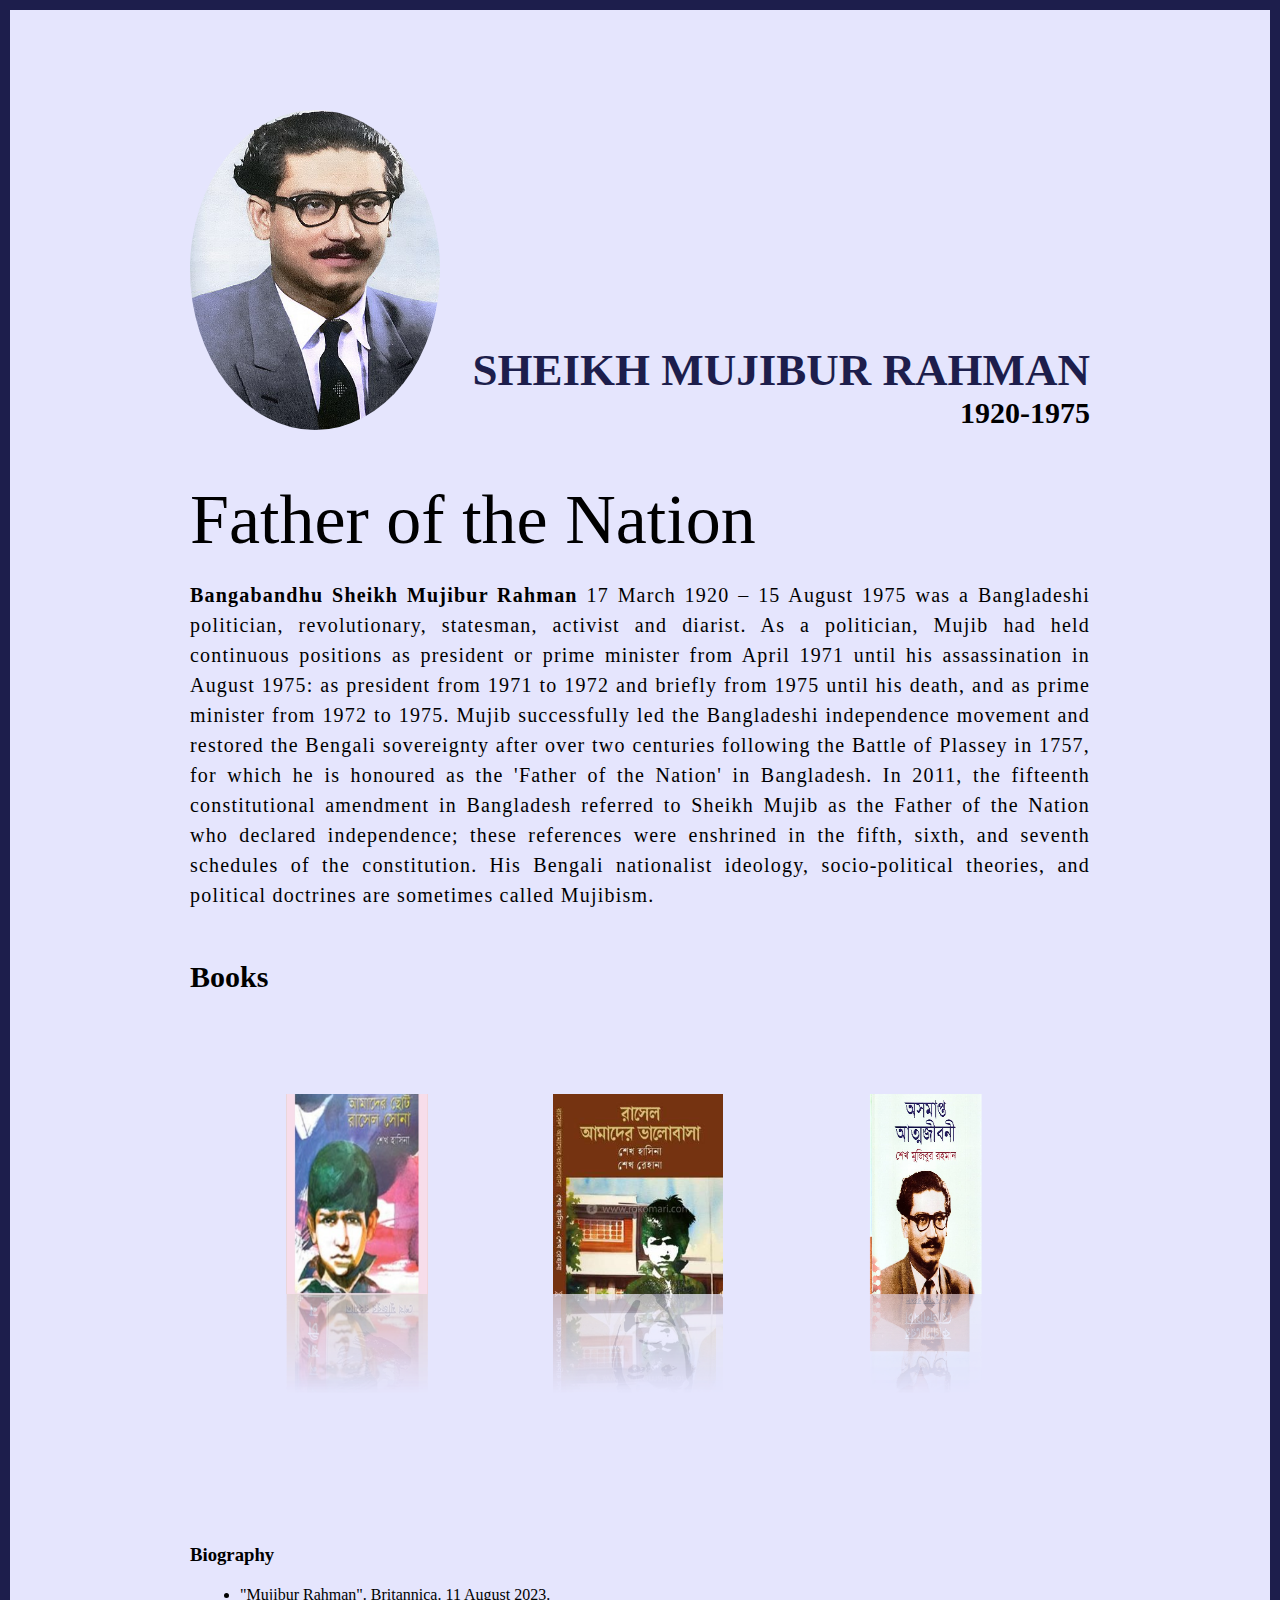
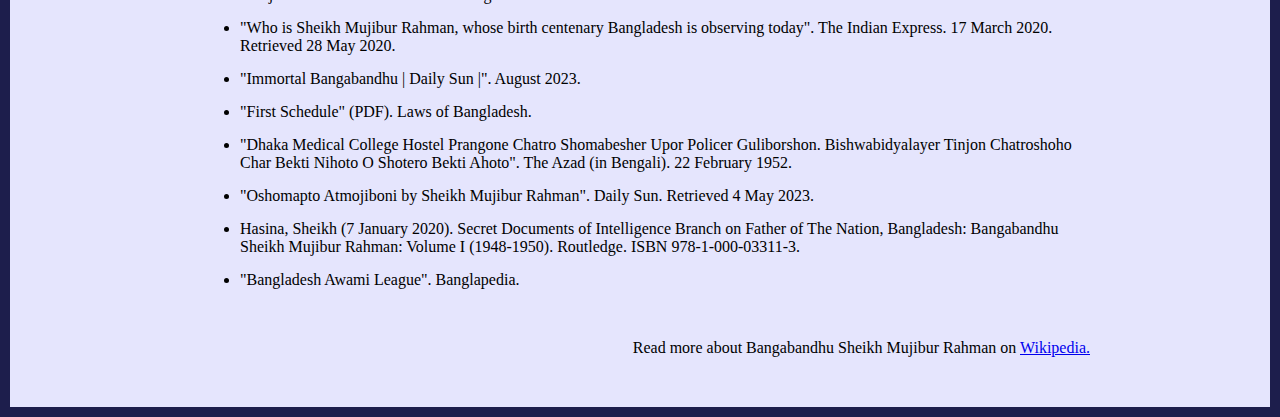
<file: Project1/index.html>
<!DOCTYPE html>
<html lang="en">
  <head>
    <meta charset="UTF-8" />
    <meta http-equiv="X-UA-Compatible" content="IE=edge" />
    <meta name="viewport" content="width=device-width, initial-scale=1.0" />
    <title>The Tribute Website | Bangabandhu Sheikh Mujibur Rahman</title>
    <link rel="stylesheet" href="style.css" />
  </head>
  <body>
    <div class="container">
      <div class="content">
        <section class="top_section">
          <div class="image_container">
            <img src="./images/Bangabandhu.jpg" alt="tribute" />
          </div>
          <div>
            <h1>Sheikh Mujibur Rahman</h1>
            <h4>1920-1975</h4>
          </div>
        </section>
        <section class="about_section">
          <h2>Father of the Nation</h2>
          <p>
            <b>Bangabandhu Sheikh Mujibur Rahman</b> 17 March 1920 – 15 August
            1975 was a Bangladeshi politician, revolutionary, statesman,
            activist and diarist. As a politician, Mujib had held continuous
            positions as president or prime minister from April 1971 until his
            assassination in August 1975: as president from 1971 to 1972 and
            briefly from 1975 until his death, and as prime minister from 1972
            to 1975. Mujib successfully led the Bangladeshi independence
            movement and restored the Bengali sovereignty after over two
            centuries following the Battle of Plassey in 1757, for which he is
            honoured as the 'Father of the Nation' in Bangladesh. In 2011, the
            fifteenth constitutional amendment in Bangladesh referred to Sheikh
            Mujib as the Father of the Nation who declared independence; these
            references were enshrined in the fifth, sixth, and seventh schedules
            of the constitution. His Bengali nationalist ideology,
            socio-political theories, and political doctrines are sometimes
            called Mujibism.
          </p>
        </section>

        <div class="books">
          <h2>Books</h2>

          <section class="image_section">
            <div class="box">
              <span style="--i: 1"><img src="./images/osomapto.jpg" /></span>
              <span style="--i: 2"><img src="./images/amar_pita.jpg" /></span>
              <span style="--i: 3"><img src="./images/karagarer.jpg" /></span>
              <span style="--i: 4"><img src="./images/amar_ma.jpg" /></span>
              <span style="--i: 5"><img src="./images/noyachin.jpg" /></span>
              <span style="--i: 6"><img src="./images/prison.jpg" /></span>
              <span style="--i: 7"><img src="./images/rasel_sona.jpg" /></span>
              <span style="--i: 8"><img src="./images/rasel.jpg" /></span>
            </div>
          </section>
        </div>
        <section class="biography_section">
          <h3>Biography</h3>

          <ul>
            <li>"Mujibur Rahman". Britannica. 11 August 2023.</li>

            <li>
              "Who is Sheikh Mujibur Rahman, whose birth centenary Bangladesh is
              observing today". The Indian Express. 17 March 2020. Retrieved 28
              May 2020.
            </li>
            <li>"Immortal Bangabandhu | Daily Sun |". August 2023.</li>
            <li>"First Schedule" (PDF). Laws of Bangladesh.</li>
            <li>
              "Dhaka Medical College Hostel Prangone Chatro Shomabesher Upor
              Policer Guliborshon. Bishwabidyalayer Tinjon Chatroshoho Char
              Bekti Nihoto O Shotero Bekti Ahoto". The Azad (in Bengali). 22
              February 1952.
            </li>
            <li>
              "Oshomapto Atmojiboni by Sheikh Mujibur Rahman". Daily Sun.
              Retrieved 4 May 2023.
            </li>
            <li>
              Hasina, Sheikh (7 January 2020). Secret Documents of Intelligence
              Branch on Father of The Nation, Bangladesh: Bangabandhu Sheikh
              Mujibur Rahman: Volume I (1948-1950). Routledge. ISBN
              978-1-000-03311-3.
            </li>
            <li>"Bangladesh Awami League". Banglapedia.</li>
          </ul>
        </section>
        <footer>
          <p>
            Read more about Bangabandhu Sheikh Mujibur Rahman on
            <a
              href="https://en.wikipedia.org/wiki/Sheikh_Mujibur_Rahman"
              target="_blank"
              >Wikipedia.</a
            >
          </p>
        </footer>
      </div>
    </div>
  </body>
</html>
</file>
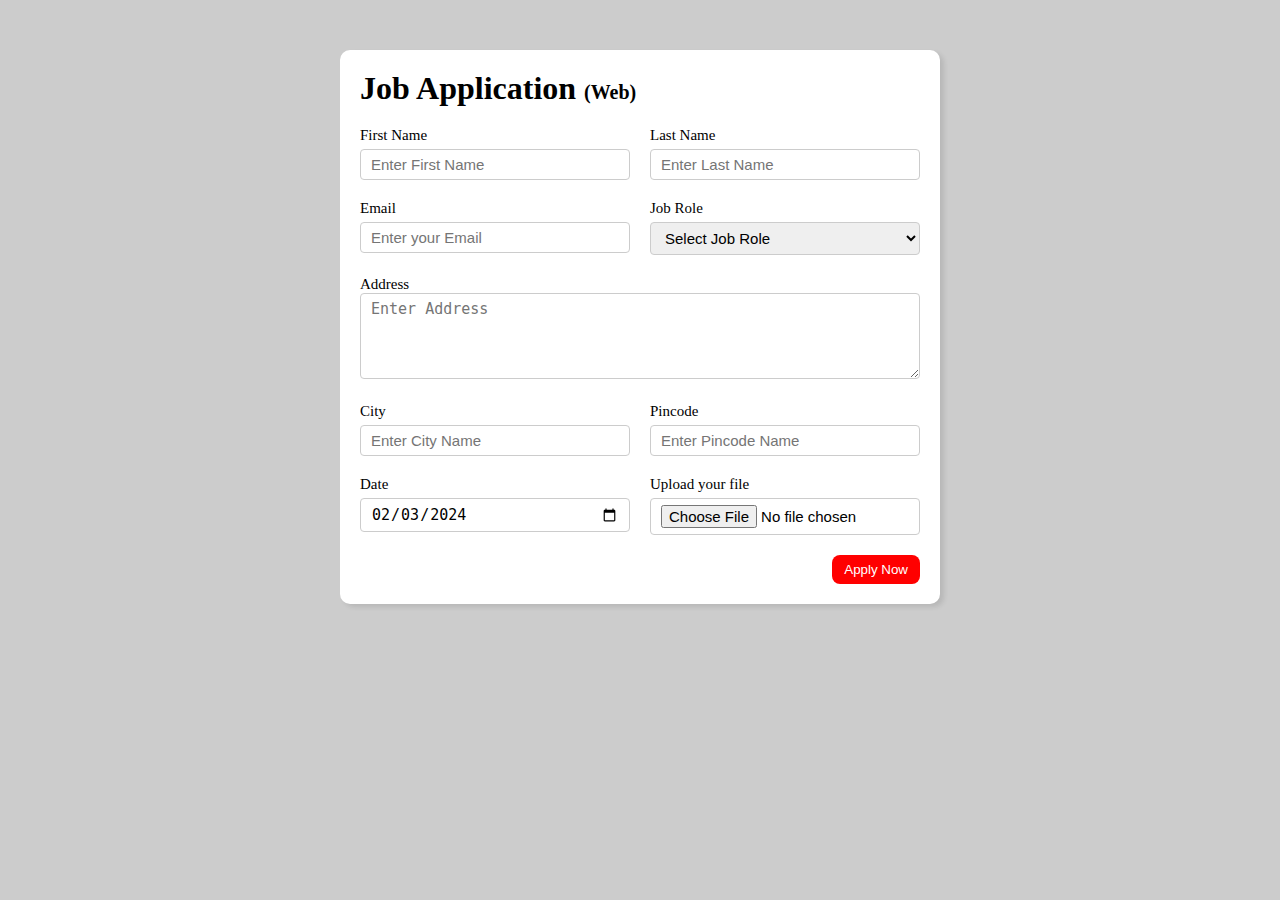
<file: Project2/index.html>
<!DOCTYPE html>
<html lang="en">
  <head>
    <meta charset="UTF-8" />
    <meta http-equiv="X-UA-Compatible" content="IE=edge" />
    <meta name="viewport" content="width=device-width, initial-scale=1.0" />
    <title>Job Application Form</title>
    <link rel="stylesheet" href="style.css" />
  </head>
  <body>
    <div class="container">
      <div class="apply_box">
        <h1>Job Application <span class="small_title">(Web)</span></h1>
        <form action="">
          <div class="form_container">
            <div class="form_control">
              <label for="first_name">First Name</label>
              <input
                id="first_name"
                name="first_name"
                placeholder="Enter First Name"
              />
            </div>
            <div class="form_control">
              <label for="last_name">Last Name</label>
              <input
                id="last_name"
                name="last_name"
                placeholder="Enter Last Name"
              />
            </div>
            <div class="form_control">
              <label for="email">Email</label>
              <input
                type="email"
                id="email"
                name="email"
                placeholder="Enter your Email"
              />
            </div>
            <div class="form_control">
              <label for="job_role">Job Role</label>
              <select name="job_role" id="job_role">
                <option value="">Select Job Role</option>
                <option value="forntend">Forntend Developer</option>
                <option value="backend">Backend Developer</option>
                <option value="full_stack">Fullstack Developer</option>
                <option value="ui_ux">UI UX Designer</option>
              </select>
            </div>
            <div class="textarea_control">
              <label for="address">Address</label>
              <textarea
                name="address"
                id="address"
                cols="50"
                rows="4"
                placeholder="Enter Address"
              ></textarea>
            </div>
            <div class="form_control">
              <label for="city">City</label>
              <input id="city" name="city" placeholder="Enter City Name" />
            </div>
            <div class="form_control">
              <label for="pincode">Pincode</label>
              <input
                type="number"
                id="pincode"
                name="pincode"
                placeholder="Enter Pincode Name"
              />
            </div>
            <div class="form_control">
              <label for="date">Date</label>
              <input value="2024-02-03" type="date" id="date" name="date" />
            </div>
            <div class="form_control">
              <label for="upload">Upload your file</label>
              <input type="file" id="upload" name="upload" />
            </div>
          </div>
          <div class="button_container">
            <button type="submit">Apply Now</button>
          </div>
        </form>
      </div>
    </div>
  </body>
</html>
</file>
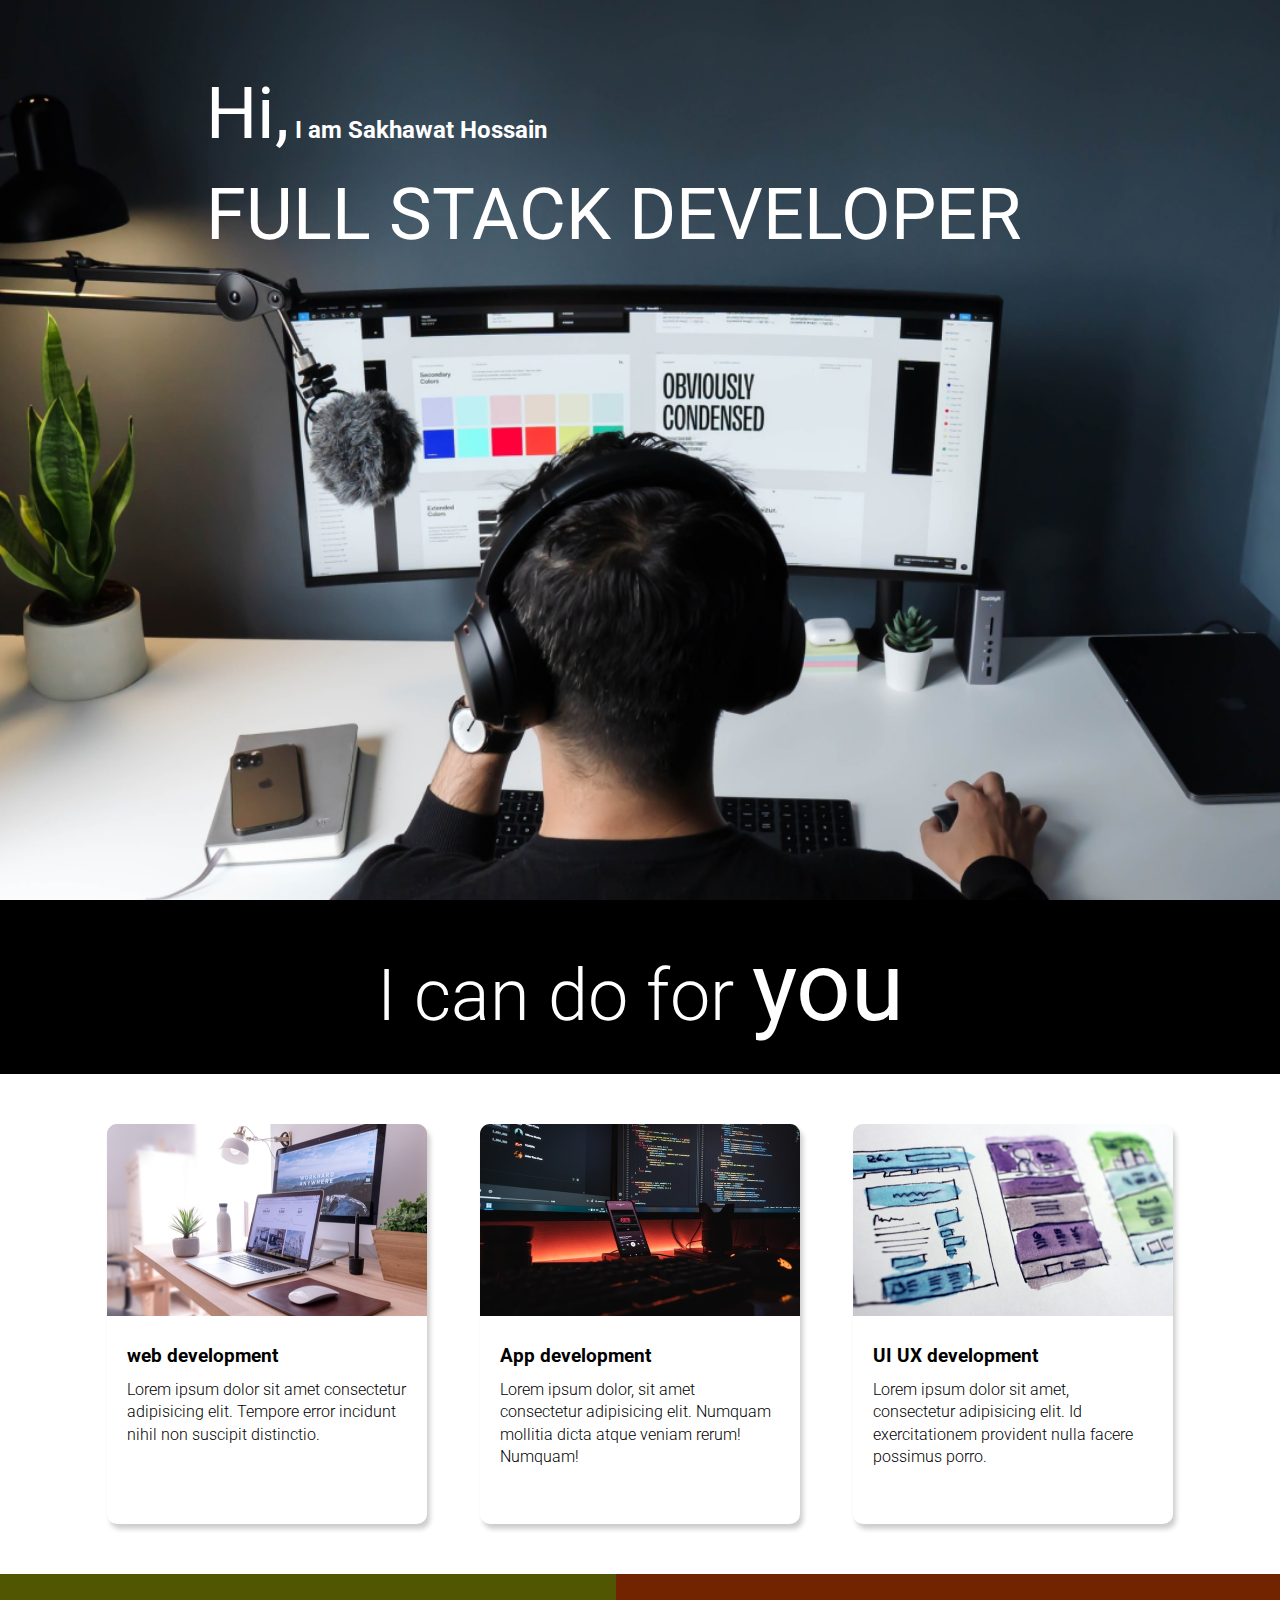
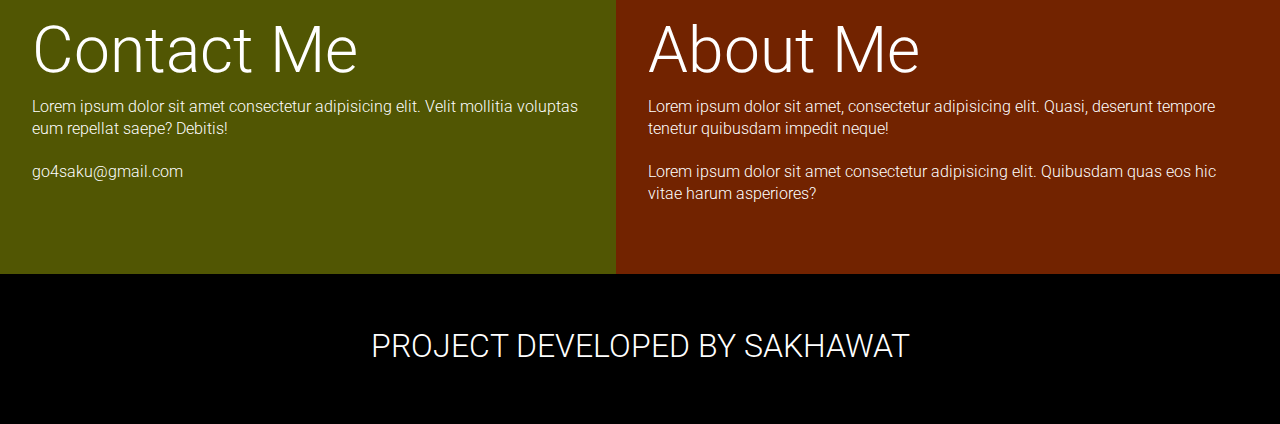
<file: Project4/index.html>
<!DOCTYPE html>
<html lang="en">
  <head>
    <meta charset="UTF-8" />
    <meta http-equiv="X-UA-Compatible" content="IE=edge" />
    <meta name="viewport" content="width=device-width, initial-scale=1.0" />
    <title>Developer | Landing Page</title>
    <link rel="stylesheet" href="style.css" />
  </head>
  <body>
    <section class="hero_section">
      <div class="text_container">
        <h2><span class="lg_text">Hi,</span> I am Sakhawat Hossain</h2>
        <h1 class="lg_text">FULL STACK DEVELOPER</h1>
      </div>
    </section>
    <section class="black_box">
      <h2>I can do for <span>you</span></h2>
    </section>
    <section class="work">
      <div class="grid_item">
        <div class="card">
          <div class="img_container">
            <img src="./images/web.png" alt="web development" />
          </div>
          <div class="card_content">
            <h3>web development</h3>
            <p>
              Lorem ipsum dolor sit amet consectetur adipisicing elit. Tempore
              error incidunt nihil non suscipit distinctio.
            </p>
          </div>
        </div>
      </div>
      <div class="grid_item">
        <div class="card">
          <div class="img_container">
            <img src="./images/mobile.png" alt="app development" />
          </div>
          <div class="card_content">
            <h3>App development</h3>
            <p>
              Lorem ipsum dolor, sit amet consectetur adipisicing elit. Numquam
              mollitia dicta atque veniam rerum! Numquam!
            </p>
          </div>
        </div>
      </div>

      <div class="grid_item">
        <div class="card">
          <div class="img_container">
            <img src="./images/uiux.png" alt="uiux design" />
          </div>
          <div class="card_content">
            <h3>UI UX development</h3>
            <p>
              Lorem ipsum dolor sit amet, consectetur adipisicing elit. Id
              exercitationem provident nulla facere possimus porro.
            </p>
          </div>
        </div>
      </div>
    </section>
    <section class="bottom_section">
      <div class="contact">
        <h2>Contact Me</h2>
        <p>
          Lorem ipsum dolor sit amet consectetur adipisicing elit. Velit
          mollitia voluptas eum repellat saepe? Debitis!
        </p>
        <p>go4saku@gmail.com</p>
      </div>
      <div class="about">
        <h2>About Me</h2>
        <p>
          Lorem ipsum dolor sit amet, consectetur adipisicing elit. Quasi,
          deserunt tempore tenetur quibusdam impedit neque!
        </p>
        <p>
          Lorem ipsum dolor sit amet consectetur adipisicing elit. Quibusdam
          quas eos hic vitae harum asperiores?
        </p>
      </div>
    </section>
    <footer>Project Developed by Sakhawat</footer>
  </body>
</html>
</file>
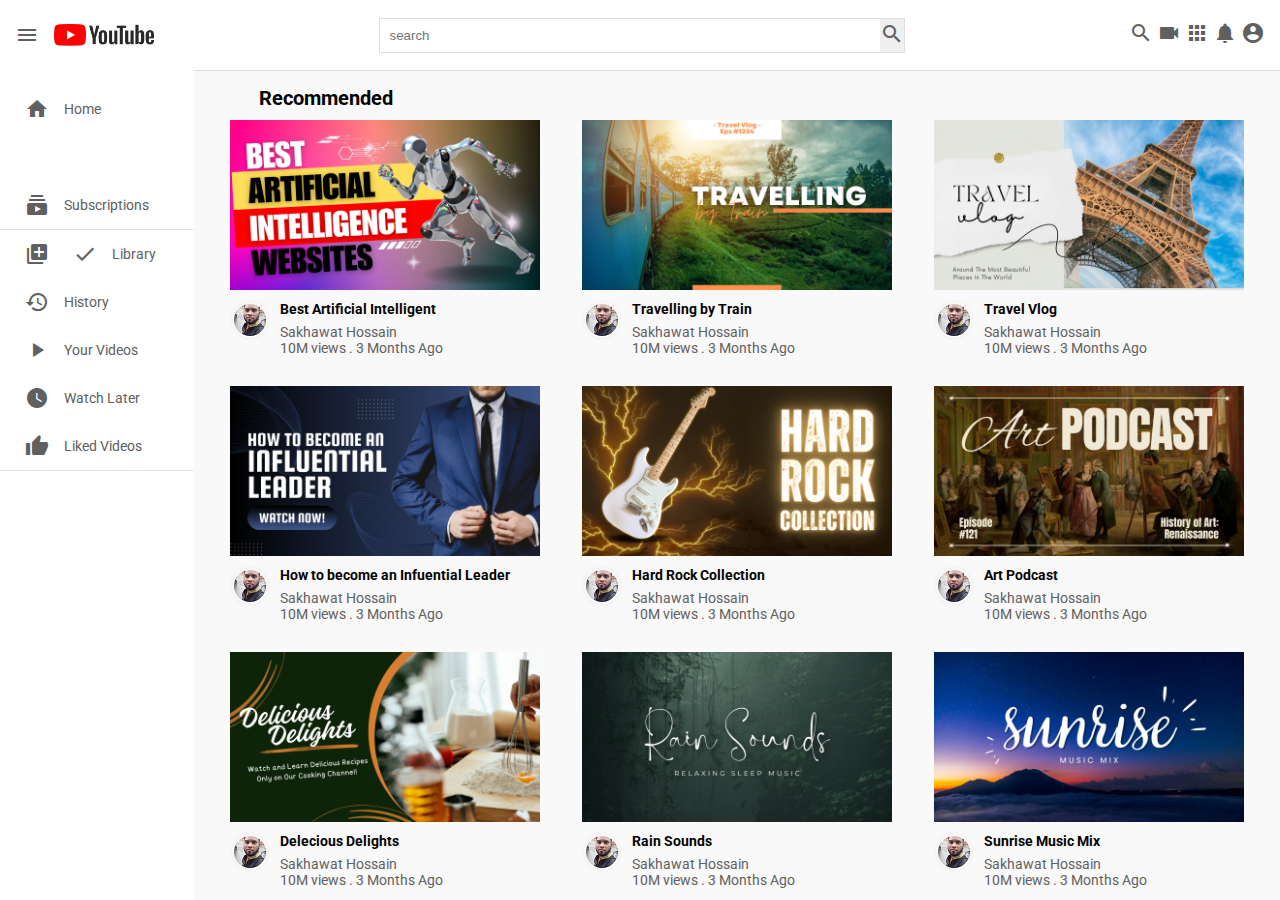
<file: Project7/index.html>
<!DOCTYPE html>
<html lang="en">
  <head>
    <meta charset="UTF-8" />
    <meta name="viewport" content="width=device-width, initial-scale=1.0" />
    <title>Youtube Interface</title>
    <link
      href="https://fonts.googleapis.com/icon?family=Material+Icons"
      rel="stylesheet"
    />
    <link rel="stylesheet" href="style.css" />
  </head>
  <body>
    <header>
      <nav class="header_left">
        <i id="menu" class="material-icons"> menu </i>
        <img src="./images/youtube-logo.png" alt="logo" />
      </nav>

      <nav class="header_search">
        <form action="">
          <input type="text" placeholder="search" />
          <button>
            <i class="material-icons"> search </i>
          </button>
        </form>
      </nav>

      <nav class="header_icons">
        <i class="material-icons display-this"> search </i>
        <i class="material-icons"> videocam </i>
        <i class="material-icons"> apps </i>
        <i class="material-icons"> notifications </i>
        <i class="material-icons display-this"> account_circle </i>
      </nav>
    </header>
    <!-- mainbody starts -->
    <main class="mainBody">
      <!-- sidebar starts -->
      <aside class="sidebar">
        <div class="sidebar_categories">
          <div class="sidebar_category">
            <i class="material-icons"> home </i>
            <span>Home</span>
          </div>
          <div class="sidebar_category">
            <i class="material-icons"> local_fire_department </i>
            <span>Trending</span>
          </div>
          <div class="sidebar_category">
            <i class="material-icons"> subscriptions </i>
            <span>Subscriptions</span>
          </div>
          <hr />
          <div class="sidebar_category">
            <i class="material-icons"> library_add_check </i>
            <span>Library</span>
          </div>
          <div class="sidebar_category">
            <i class="material-icons"> history </i>
            <span>History</span>
          </div>
          <div class="sidebar_category">
            <i class="material-icons"> play_arrow </i>
            <span>Your Videos</span>
          </div>
          <div class="sidebar_category">
            <i class="material-icons"> watch_later </i>
            <span>Watch Later</span>
          </div>
          <div class="sidebar_category">
            <i class="material-icons"> thumb_up </i>
            <span>Liked Videos</span>
          </div>
          <hr class="hr" />
        </div>
      </aside>

      <!-- sidebar ends -->

      <!-- video section starts -->

      <div class="videos">
        <h1>Recommended</h1>
        <div class="videos_container">
          <!-- single video starts -->
          <div class="video">
            <div class="video_thumbnail">
              <img src="./images/1.png" alt="Artificial" />
            </div>
            <div class="video_details">
              <div class="author">
                <img src="./images/avatar.png" alt="avatar" />
              </div>
              <div class="title">
                <h3>Best Artificial Intelligent</h3>
                <a href="">Sakhawat Hossain</a>
                <span>10M views . 3 Months Ago</span>
              </div>
            </div>
          </div>
          <!-- single video ends -->
          <!-- single video starts -->
          <div class="video">
            <div class="video_thumbnail">
              <img src="./images/2.png" alt="travel" />
            </div>
            <div class="video_details">
              <div class="author">
                <img src="./images/avatar.png" alt="avatar" />
              </div>
              <div class="title">
                <h3>Travelling by Train</h3>
                <a href="">Sakhawat Hossain</a>
                <span>10M views . 3 Months Ago</span>
              </div>
            </div>
          </div>
          <!-- single video ends -->
          <!-- single video starts -->
          <div class="video">
            <div class="video_thumbnail">
              <img src="./images/3.png" alt="travelVlog" />
            </div>
            <div class="video_details">
              <div class="author">
                <img src="./images/avatar.png" alt="avatar" />
              </div>
              <div class="title">
                <h3>Travel Vlog</h3>
                <a href="">Sakhawat Hossain</a>
                <span>10M views . 3 Months Ago</span>
              </div>
            </div>
          </div>
          <!-- single video ends -->
          <!-- single video starts -->
          <div class="video">
            <div class="video_thumbnail">
              <img src="./images/4.png" alt="leader" />
            </div>
            <div class="video_details">
              <div class="author">
                <img src="./images/avatar.png" alt="avatar" />
              </div>
              <div class="title">
                <h3>How to become an Infuential Leader</h3>
                <a href="">Sakhawat Hossain</a>
                <span>10M views . 3 Months Ago</span>
              </div>
            </div>
          </div>
          <!-- single video ends -->
          <!-- single video starts -->
          <div class="video">
            <div class="video_thumbnail">
              <img src="./images/5.png" alt="guiter" />
            </div>
            <div class="video_details">
              <div class="author">
                <img src="./images/avatar.png" alt="avatar" />
              </div>
              <div class="title">
                <h3>Hard Rock Collection</h3>
                <a href="">Sakhawat Hossain</a>
                <span>10M views . 3 Months Ago</span>
              </div>
            </div>
          </div>
          <!-- single video ends -->
          <!-- single video starts -->
          <div class="video">
            <div class="video_thumbnail">
              <img src="./images/6.png" alt="art" />
            </div>
            <div class="video_details">
              <div class="author">
                <img src="./images/avatar.png" alt="avatar" />
              </div>
              <div class="title">
                <h3>Art Podcast</h3>
                <a href="">Sakhawat Hossain</a>
                <span>10M views . 3 Months Ago</span>
              </div>
            </div>
          </div>
          <!-- single video ends -->
          <!-- single video starts -->
          <div class="video">
            <div class="video_thumbnail">
              <img src="./images/7.png" alt="recipy" />
            </div>
            <div class="video_details">
              <div class="author">
                <img src="./images/avatar.png" alt="avatar" />
              </div>
              <div class="title">
                <h3>Delecious Delights</h3>
                <a href="">Sakhawat Hossain</a>
                <span>10M views . 3 Months Ago</span>
              </div>
            </div>
          </div>
          <!-- single video ends -->
          <!-- single video starts -->
          <div class="video">
            <div class="video_thumbnail">
              <img src="./images/8.png" alt="sounds" />
            </div>
            <div class="video_details">
              <div class="author">
                <img src="./images/avatar.png" alt="avatar" />
              </div>
              <div class="title">
                <h3>Rain Sounds</h3>
                <a href="">Sakhawat Hossain</a>
                <span>10M views . 3 Months Ago</span>
              </div>
            </div>
          </div>
          <!-- single video ends -->
          <!-- single video starts -->
          <div class="video">
            <div class="video_thumbnail">
              <img src="./images/9.png" alt="sunrise" />
            </div>
            <div class="video_details">
              <div class="author">
                <img src="./images/avatar.png" alt="avatar" />
              </div>
              <div class="title">
                <h3>Sunrise Music Mix</h3>
                <a href="">Sakhawat Hossain</a>
                <span>10M views . 3 Months Ago</span>
              </div>
            </div>
          </div>
          <!-- single video ends -->
          <!-- single video starts -->
          <div class="video">
            <div class="video_thumbnail">
              <img src="./images/10.png" alt="game" />
            </div>
            <div class="video_details">
              <div class="author">
                <img src="./images/avatar.png" alt="avatar" />
              </div>
              <div class="title">
                <h3>Top 5 Best Game Review</h3>
                <a href="">Sakhawat Hossain</a>
                <span>10M views . 3 Months Ago</span>
              </div>
            </div>
          </div>
          <!-- single video ends -->
          <!-- single video starts -->
          <div class="video">
            <div class="video_thumbnail">
              <img src="./images/11.png" alt="meditation" />
            </div>
            <div class="video_details">
              <div class="author">
                <img src="./images/avatar.png" alt="avatar" />
              </div>
              <div class="title">
                <h3>How to practice Meditation Everyday</h3>
                <a href="">Sakhawat Hossain</a>
                <span>10M views . 3 Months Ago</span>
              </div>
            </div>
          </div>
          <!-- single video ends -->
          <!-- single video starts -->
          <div class="video">
            <div class="video_thumbnail">
              <img src="./images/12.png" alt="income" />
            </div>
            <div class="video_details">
              <div class="author">
                <img src="./images/avatar.png" alt="avatar" />
              </div>
              <div class="title">
                <h3>Passive Income Ideas</h3>
                <a href="">Sakhawat Hossain</a>
                <span>10M views . 3 Months Ago</span>
              </div>
            </div>
          </div>
          <!-- single video ends -->
        </div>
      </div>

      <!-- video section ends -->
    </main>
    <!-- mainbody ends -->
    <script src="index.js"></script>
  </body>
</html>
</file>
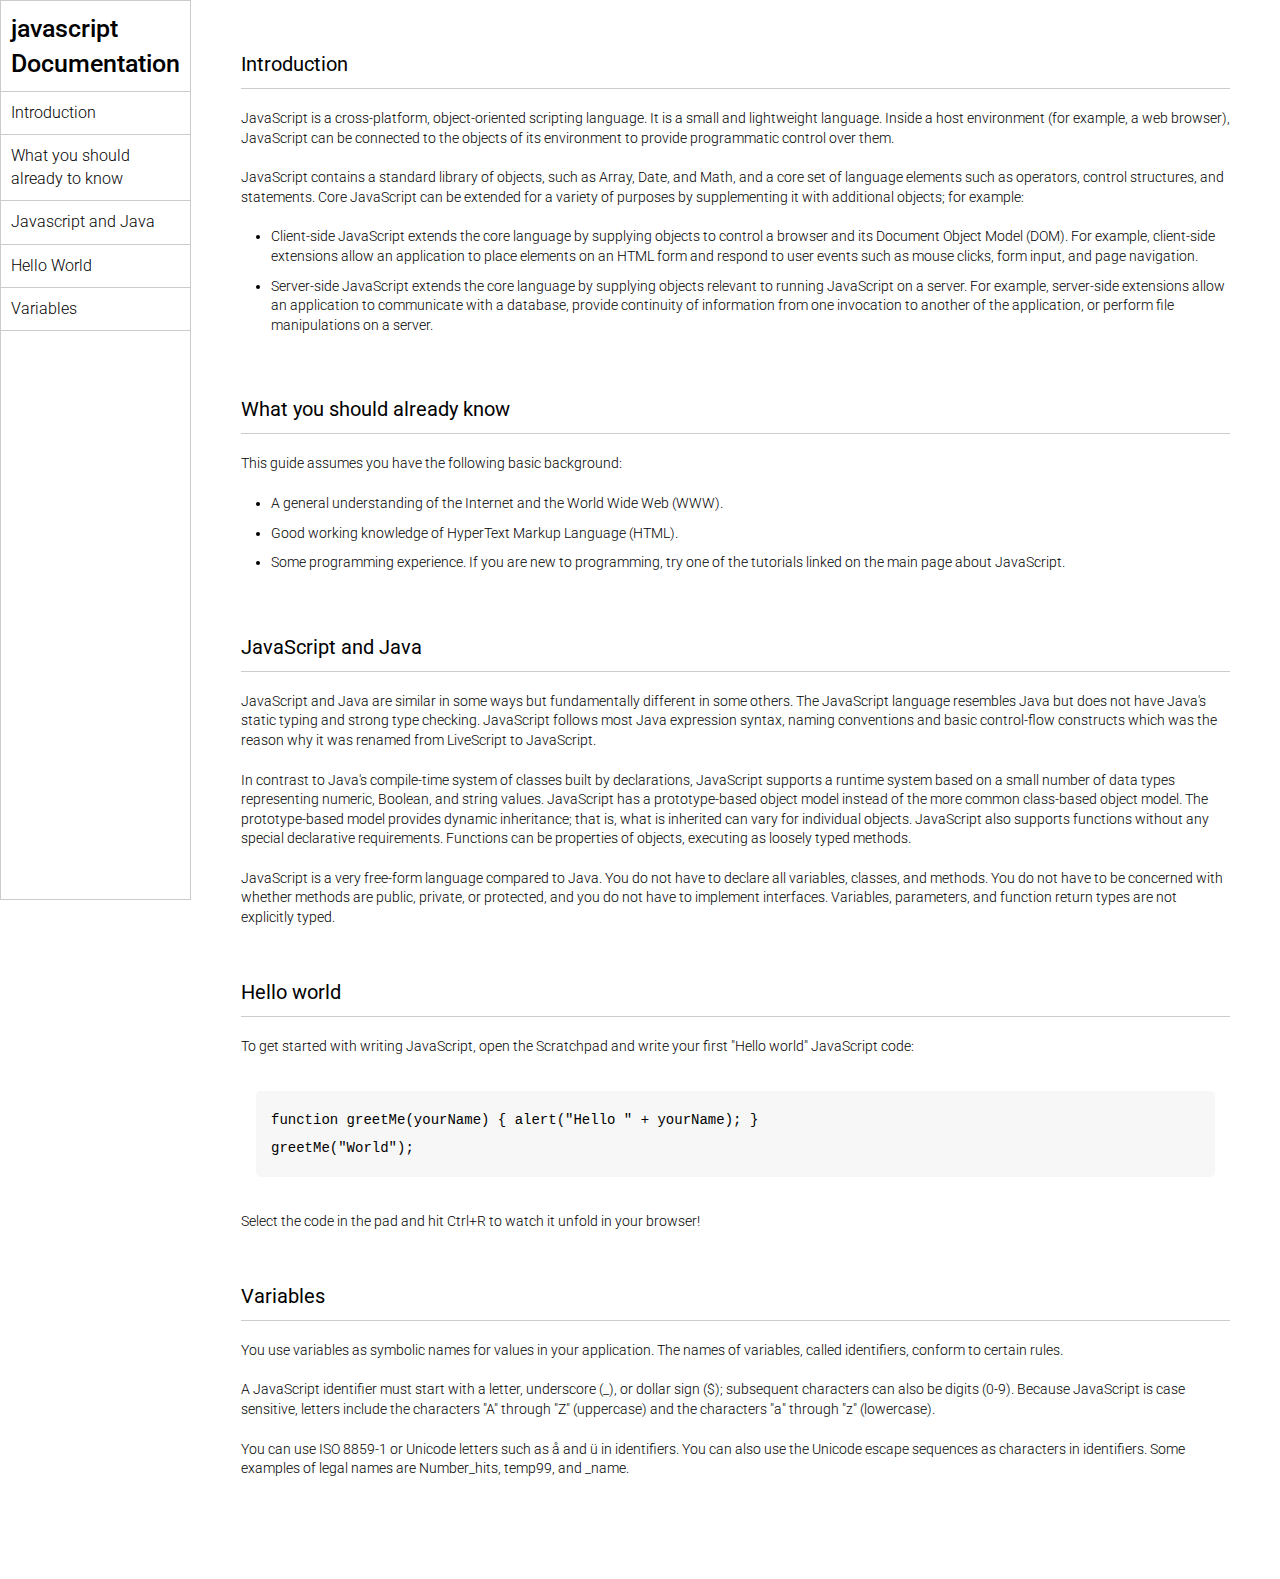
<file: Project8/index.html>
<!DOCTYPE html>
<html lang="en">
  <head>
    <meta charset="UTF-8" />
    <meta http-equiv="X-UA-Compatible" content="IE=edge" />
    <meta name="viewport" content="width=device-width, initial-scale=1.0" />
    <title>Documentation Website</title>
    <link rel="stylesheet" href="style.css" />
  </head>
  <body>
    <header>
      <nav>
        <h1>javascript Documentation</h1>
        <ul>
          <a href="#introduction"><li>Introduction</li></a>
          <a href="#what_you_should_already_to_know"
            ><li>What you should already to know</li></a
          >
          <a href="#javascript_and_java"><li>Javascript and Java</li></a>
          <a href="#hello_world"><li>Hello World</li></a>
          <a href="#variables"><li>Variables</li></a>
        </ul>
      </nav>
    </header>
    <main>
      <section id="introduction">
        <h2>Introduction</h2>
        <article>
          <p>
            JavaScript is a cross-platform, object-oriented scripting language.
            It is a small and lightweight language. Inside a host environment
            (for example, a web browser), JavaScript can be connected to the
            objects of its environment to provide programmatic control over
            them.
          </p>
          <p>
            JavaScript contains a standard library of objects, such as Array,
            Date, and Math, and a core set of language elements such as
            operators, control structures, and statements. Core JavaScript can
            be extended for a variety of purposes by supplementing it with
            additional objects; for example:
          </p>
          <ul>
            <li>
              Client-side JavaScript extends the core language by supplying
              objects to control a browser and its Document Object Model (DOM).
              For example, client-side extensions allow an application to place
              elements on an HTML form and respond to user events such as mouse
              clicks, form input, and page navigation.
            </li>
            <li>
              Server-side JavaScript extends the core language by supplying
              objects relevant to running JavaScript on a server. For example,
              server-side extensions allow an application to communicate with a
              database, provide continuity of information from one invocation to
              another of the application, or perform file manipulations on a
              server.
            </li>
          </ul>
        </article>
      </section>
      <section id="what_you_should_already_to_know">
        <h2>What you should already know</h2>
        <article>
          <p>This guide assumes you have the following basic background:</p>

          <ul>
            <li>
              A general understanding of the Internet and the World Wide Web
              (WWW).
            </li>
            <li>Good working knowledge of HyperText Markup Language (HTML).</li>
            <li>
              Some programming experience. If you are new to programming, try
              one of the tutorials linked on the main page about JavaScript.
            </li>
          </ul>
        </article>
      </section>
      <section id="javascript_and_java">
        <h2>JavaScript and Java</h2>
        <article>
          <p>
            JavaScript and Java are similar in some ways but fundamentally
            different in some others. The JavaScript language resembles Java but
            does not have Java's static typing and strong type checking.
            JavaScript follows most Java expression syntax, naming conventions
            and basic control-flow constructs which was the reason why it was
            renamed from LiveScript to JavaScript.
          </p>

          <p>
            In contrast to Java's compile-time system of classes built by
            declarations, JavaScript supports a runtime system based on a small
            number of data types representing numeric, Boolean, and string
            values. JavaScript has a prototype-based object model instead of the
            more common class-based object model. The prototype-based model
            provides dynamic inheritance; that is, what is inherited can vary
            for individual objects. JavaScript also supports functions without
            any special declarative requirements. Functions can be properties of
            objects, executing as loosely typed methods.
          </p>
          <p>
            JavaScript is a very free-form language compared to Java. You do not
            have to declare all variables, classes, and methods. You do not have
            to be concerned with whether methods are public, private, or
            protected, and you do not have to implement interfaces. Variables,
            parameters, and function return types are not explicitly typed.
          </p>
        </article>
      </section>
      <section id="hello_world">
        <h2>Hello world</h2>
        <article>
          To get started with writing JavaScript, open the Scratchpad and write
          your first "Hello world" JavaScript code:
          <code
            >function greetMe(yourName) { alert("Hello " + yourName); }
            greetMe("World");
          </code>

          Select the code in the pad and hit Ctrl+R to watch it unfold in your
          browser!
        </article>
      </section>
      <section id="variables">
        <h2>Variables</h2>
        <article>
          <p>
            You use variables as symbolic names for values in your application.
            The names of variables, called identifiers, conform to certain
            rules.
          </p>
          <p>
            A JavaScript identifier must start with a letter, underscore (_), or
            dollar sign ($); subsequent characters can also be digits (0-9).
            Because JavaScript is case sensitive, letters include the characters
            "A" through "Z" (uppercase) and the characters "a" through "z"
            (lowercase).
          </p>
          <p>
            You can use ISO 8859-1 or Unicode letters such as å and ü in
            identifiers. You can also use the Unicode escape sequences as
            characters in identifiers. Some examples of legal names are
            Number_hits, temp99, and _name.
          </p>
        </article>
      </section>
    </main>
  </body>
</html>
</file>
<file: Project1/style.css>
* {
  margin: 0;
  padding: 0;
  box-sizing: border-box;
}
.container {
  background-color: #e5e5fd;
  min-height: 100vh;
  border: 10px solid #1d1e4c;
}
.content {
  max-width: 900px;
  margin: 0 auto;
}

.top_section {
  margin-top: 100px;
  display: flex;
  justify-content: space-between;
  align-items: flex-end;
}

.top_section h1 {
  font-size: 45px;
  font-weight: bold;
  color: #1d1e4c;
  text-transform: uppercase;
}

.top_section h4 {
  font-size: 30px;
  text-align: end;
}

.image_container {
  border-radius: 50%;
  overflow: hidden;
}

.image_container,
img {
  width: 250px;
  height: 320px;
}
.about_section {
  margin-top: 50px;
}

.about_section h2 {
  font-size: 70px;
  font-weight: 400;
  margin-bottom: 20px;
}

.about_section p {
  font-size: 20px;
  line-height: 30px;
  letter-spacing: 1.2px;
  text-align: justify;
}

.books {
  margin-top: 50px;
  font-size: 20px;
  font-weight: 100;
  margin-bottom: 20px;
}

.image_section {
  padding-top: 100px;
  display: flex;
  justify-content: center;
  height: 500px;
}

.box {
  position: relative;
  width: 200px;
  height: 200px;
  transform-style: preserve-3d;
  animation: animate 50s linear infinite;
}

@keyframes animate {
  0% {
    transform: perspective(1000px) rotateY(0deg);
  }
  100% {
    transform: perspective(1000px) rotateY(360deg);
  }
}

.box span {
  position: absolute;
  top: 0;
  left: 0;
  width: 100%;
  height: 100%;
  transform-origin: center;
  transform-style: preserve-3d;
  transform: rotateY(calc(var(--i) * 45deg)) translateZ(400px);
  -webkit-box-reflect: below 0px
    linear-gradient(transparent, transparent, #0004);
}

.box span img {
  position: absolute;
  top: 0;
  left: 0;
  width: 100%;
  height: 100%;
  object-fit: cover;
}

.biography_section {
  margin: 50px 0;
}

.biography_section h3 {
  margin-bottom: 20px;
}

.biography_section ul {
  margin-left: 50px;
}

.biography_section li {
  margin-bottom: 15px;
}

footer {
  margin: 50px 0;
}
footer p {
  text-align: end;
}

@media only screen and (max-width: 992px) {
  .image_container,
  img {
    margin-left: 20px;
    overflow: visible;
    width: 230px;
    height: 300px;
  }
  .top_section h1 {
    font-size: 40px;
    padding-right: 30px;
    text-align: right;
  }
  .top_section h4 {
    text-align: right;
    padding-right: 30px;
  }
  .about_section {
    padding: 0 30px;
  }
  .books {
    padding: 0 30px;
  }

  .biography_section h3 {
    margin: 0 50px 30px;
  }
  .biography_section ul {
    margin: 0 50px;
  }
  footer {
    margin: 50px;
  }
  footer p {
    text-align: end;
  }
}

@media only screen and (max-width: 768px) {
  .top_section {
    margin-top: 100px;
    display: flex;
    justify-content: space-between;
    align-items: center;
    flex-wrap: wrap;
    flex-direction: column;
  }
  .image_container,
  img {
    margin: 0;

    overflow: visible;
    width: 200px;
    height: 270px;
  }
  .top_section h1 {
    font-size: 40px;

    font-weight: bold;
    color: #1d1e4c;
    text-transform: uppercase;
    padding: 30px 0 0;
    text-align: center;
  }
  .top_section h4 {
    padding: 0;
    text-align: right;
  }
  .about_section h2 {
    font-size: 50px;
  }

  .biography_section h3 {
    margin: 0 50px 30px;
  }
  .biography_section ul {
    margin: 0 50px;
  }
  footer {
    margin: 50px;
  }
  footer p {
    text-align: end;
  }
}

@media only screen and (max-width: 600px) {
  .top_section {
    margin: 50px 0 0;
  }
  .top_section img {
    margin: 0;
  }
  .top_section h1 {
    font-size: 30px;
    text-align: center;
    padding: 10px;
  }
  .top_section h4 {
    font-size: 25px;
    text-align: center;
  }
}
</file>
<file: Project2/style.css>
*{
    margin: 0;
    padding: 0;
    box-sizing: border-box;
}
body{
    background-color: #ccc;
}
.container{
    max-width: 900px;
    margin: 0 auto;
}
.apply_box{
    max-width: 600px;
    padding: 20px;
    background-color: white;
    margin: 50px auto 0;
    box-shadow: 4px 3px 5px rgba(1, 1, 1, 0.1);
    border-radius: 10px;
}
.small_title{
    font-size: 20px;
}
.form_container{
    margin-top: 20px;
    display: grid;
    grid-template-columns: repeat(auto-fit, minmax(200px, 1fr));
    gap: 20px;
}
.form_control{

    display: flex;
    flex-direction: column;
}
label{
    font-size: 15px;
    margin-bottom: 5px;
}
input, select, textarea{

    padding: 6px 10px;
    border: 1px solid #ccc;
    border-radius: 4px;
    font-size: 15px;
}
input, select, textarea:focus{
    outline-color: red;
}

.button_container{

    display: flex;
    justify-content: end;
    margin-top: 20px;
}
button{
    background-color: red;
    border: 2px solid transparent;
    padding: 5px 10px;
    color:white;
    border-radius: 8px;
    transition: 0.3s ease-in;
}
button:hover{
    background-color: #ccc;
    border: 2px solid red;
    color: black;
    transition: 0.3s ease-out;
}
.textarea_control{
    grid-column: 1 / span 2;
}
.textarea_control textarea{
    width: 100%;
}
@media (max-width:460px){
    .textarea_control{
        grid-column: 1 / span 1;
    }
};
</file>
<file: Project4/style.css>
@import url('https://fonts.googleapis.com/css2?family=Roboto:ital,wght@0,100;0,300;0,400;0,500;0,700;0,900;1,100;1,300;1,400;1,500;1,700;1,900&display=swap');

*{
    margin: 0;
    padding: 0;
    box-sizing: border-box;
}
html, body{
    line-height: 1.4;
    font-weight: 300;
    font-family: 'Roboto', sans-serif;
}
.hero_section{
    background-image: url(images/developer.png);
    min-height: 100vh;
    background-position: center;
    background-size: cover;
    background-repeat: no-repeat;
}
.text_container{

    color:white;
    max-width: 900px;
    margin: 0 auto;
    padding: 64px 0 0 16px;
}
.lg_text{
    font-size: 72px;
    font-weight: 400;
}
.black_box{
    background-color: #000;
    padding: 20px;
}
.black_box h2{
    font-size: 72px;
    color: white;
    text-align: center;
    font-weight: 300;

}
.black_box h2 span{
    font-size: 96px;
    font-weight: 400;
}
.work{
    display: grid;
    gap: 20px;
    grid-template-columns: repeat(auto-fit, minmax(320px , 1fr));
    max-width: 1100px;
    margin: 50px auto;
}
.grid_item{
    display: flex;
    justify-content: center;
    align-items: center;
}
.card{
    max-width: 320px;
    height: 400px;
    border-radius: 10px;
    box-shadow: 3px 5px 5px rgba(1, 1, 1, 0.2);
    transition: 0.2s ease-in-out;
}
.card:hover{
    transform: scale(1.04);
    box-shadow: 3px 5px 5px rgba(1, 1, 1, 0.3);
    transition: 0.2s ease-in-out;
}
.card_content{
    padding: 20px;
}
.card_content h3{
    margin-bottom: 10px;
}
.bottom_section{
    display: flex;
}
.contact{
    background-color: #515603;
}
.about{
    background-color: #722300;
}
.contact, .about{
    min-height: 300px;
    padding: 32px;
    color: white;
}
.about h2, .contact h2{
    font-size: 64px;
    font-weight: 300;
}
.about p, .contact p{
    margin-bottom: 20px;
}
footer{
    height: 150px;
    text-align: center;
    text-transform: uppercase;
    background-color: #000;
    color: white;
    font-size: 32px;
    padding-top: 50px;
}
@media (max-width : 768px){
    .hero_section{
        min-height: 50vh;
    }
    .text_container{
        padding: 10px 0;
        text-align: center;
    }
    .lg_text{
        font-size: 32px;
    }
    .black_box h2{
        font-size: 24px;
    }
    .black_box h2 span{
        font-weight: 400;
        font-size: 32px;
    }
    .bottom_section{
        flex-direction: column;
    }
    h1{
        font-size: 32px;
    }
    .about h2, .contact h2{
        font-size: 32px;
    }
    footer{
        font-size: 16px;
        text-align: center;
        text-transform: uppercase;
        background-color: #000;
        color: white;
        padding-top: 60px;
        
        
    }
}
</file>
<file: Project7/style.css>
@import url("https://fonts.googleapis.com/css2?family=Roboto:wght@300;400;700&display=swap");

* {
  margin: 0;
  padding: 0;
  box-sizing: border-box;
}

body {
  font-family: "Roboto", sans-serif;
}

.material-icons {
  color: rgb(96, 96, 96);
  cursor: pointer;
}

header {
  display: flex;
  justify-content: space-between;
  align-items: center;
  height: 70px;
  padding: 15px;
}

.header_left {
  display: flex;
  align-items: center;
}

.header_left img {
  width: 100px;
  margin-left: 15px;
}

.header i {
  padding: 0 7px;
  cursor: pointer;
}

.header_search form {
  border: 1px solid #ddd;
  height: 35px;
  display: flex;
}

.header_search input {
  width: 500px;
  padding: 10px;
  border: none;
}

.header_search button {
  height: 100%;
  border: none;
}

/* mainbody */
.mainBody {
  display: flex;
  height: calc(100vh - 70px);
  overflow: hidden;
}

.sidebar {
  height: 100%;
  width: 230px;
  background-color: white;
  overflow-y: scroll;
}

.sidebar_categories {
  width: 100%;
  display: flex;
  flex-direction: column;
  margin: 15px 0;
}

.sidebar_category {
  display: flex;
  align-items: center;
  padding: 12px 25px;
}

.sidebar_category span {
  margin-left: 15px;
}

.sidebar_category:hover {
  background: #e5e5e5;
  cursor: pointer;
}

.sidebar::-webkit-scrollbar {
  display: none;
}

hr {
  height: 1px;
  background-color: #e5e5e5;
  border: none;
}

/* videos */
.videos {
  background-color: #f9f9f9;
  width: 100%;
  height: 100%;
  padding: 15px 15px;
  border-top: 1px solid #ddd;
  overflow-y: scroll;
}

.videos h1 {
  margin-left: 50px;
}

.videos_container {
  display: flex;
  flex-direction: row;
  justify-content: space-around;
  flex-wrap: wrap;
}

.video {
  width: 310px;
  margin: 0 5px 30px 5px;
}

.video_thumbnail {
  width: 100%;
  height: 170px;
}

.video_thumbnail img {
  object-fit: cover;
  height: 100%;
  width: 100%;
}

.author img {
  object-fit: cover;
  border-radius: 50%;
  height: 40px;
  width: 40px;
  margin-right: 10px;
}

.video_details {
  display: flex;
  margin-top: 10px;
}

.title {
  display: flex;
  flex-direction: column;
}

.title h3 {
  color: rgb(3, 3, 3);
  line-height: 18px;
  font-size: 14px;
  margin-bottom: 6px;
}

.title a,
span {
  text-decoration: none;
  color: rgb(96, 96, 96);
  font-size: 14px;
}

h1 {
  font-size: 20px;
  margin-bottom: 10px;
  color: rgb(3, 3, 3);
}

@media (max-width: 425px) {
  .header_search {
    display: none;
  }
  .header_icons .material-icons {
    display: none;
  }

  .header_icons .display-this {
    display: inline;
  }

  .sidebar {
    display: none;
  }
  .videos h1 {
    padding-left: 12px;
  }
}

@media (max-width: 768px) {
  .header_search {
    display: none;
  }

  .sidebar {
    display: none;
  }
  .show-sidebar {
    display: inline;
    position: fixed;
    top: 4rem;
    height: auto;
  }
  .videos h1 {
    margin-left: 30px;
  }
  .hr {
    display: none;
  }
}

@media (max-width: 928px) {
  .header_search input {
    width: 300px;
  }
}
</file>
<file: Project8/style.css>
@import url("https://fonts.googleapis.com/css2?family=Roboto:ital,wght@0,100;0,300;0,400;0,500;0,700;0,900;1,100;1,300;1,400;1,500;1,700;1,900&display=swap");
* {
  margin: 0;
  padding: 0;
  box-sizing: border-box;
}
body,
html {
  line-height: 1.4;
  font-weight: 300;
  font-family: "Roboto", sans-serif;
  scroll-behavior: smooth;
}
a {
  text-decoration: none;
}
body {
  display: flex;
}
header {
  border: 1px solid #ccc;
  height: 100vh;
}
nav h1 {
  font-size: 25px;
  font-weight: 500;
  padding: 10px;
  border-bottom: 1px solid #ccc;
}
nav ul {
  list-style: none;
}
nav ul li {
  border-bottom: 1px solid #ccc;
  padding: 10px;
  color: black;
}
nav ul li:hover {
  background: #ccc;
  transition: 0.3s ease-in-out;
}
/* Main section */
main {
  padding: 50px;
  max-width: 1200px;
}
section {
  margin-bottom: 50px;
}
section article {
  font-size: 14px;
  display: flex;
  flex-direction: column;
  gap: 20px;
}
section h2 {
  padding-bottom: 10px;
  font-size: 20px;
  font-weight: 400;
  border-bottom: 1px solid #ccc;
  margin-bottom: 20px;
}
section article ul {
  margin-left: 30px;
}
section article ul li {
  margin-bottom: 10px;
}
code {
  white-space: pre-line;
  line-height: 2;
  background: #f7f7f7;
  padding: 15px;
  margin: 15px;
  border-radius: 5px;
}
@media (max-width: 480px) {
  body {
    flex-direction: column;
  }
  header {
    height: 270px;
    overflow: hidden;
    overflow-y: scrolls;
  }
}
</file>
